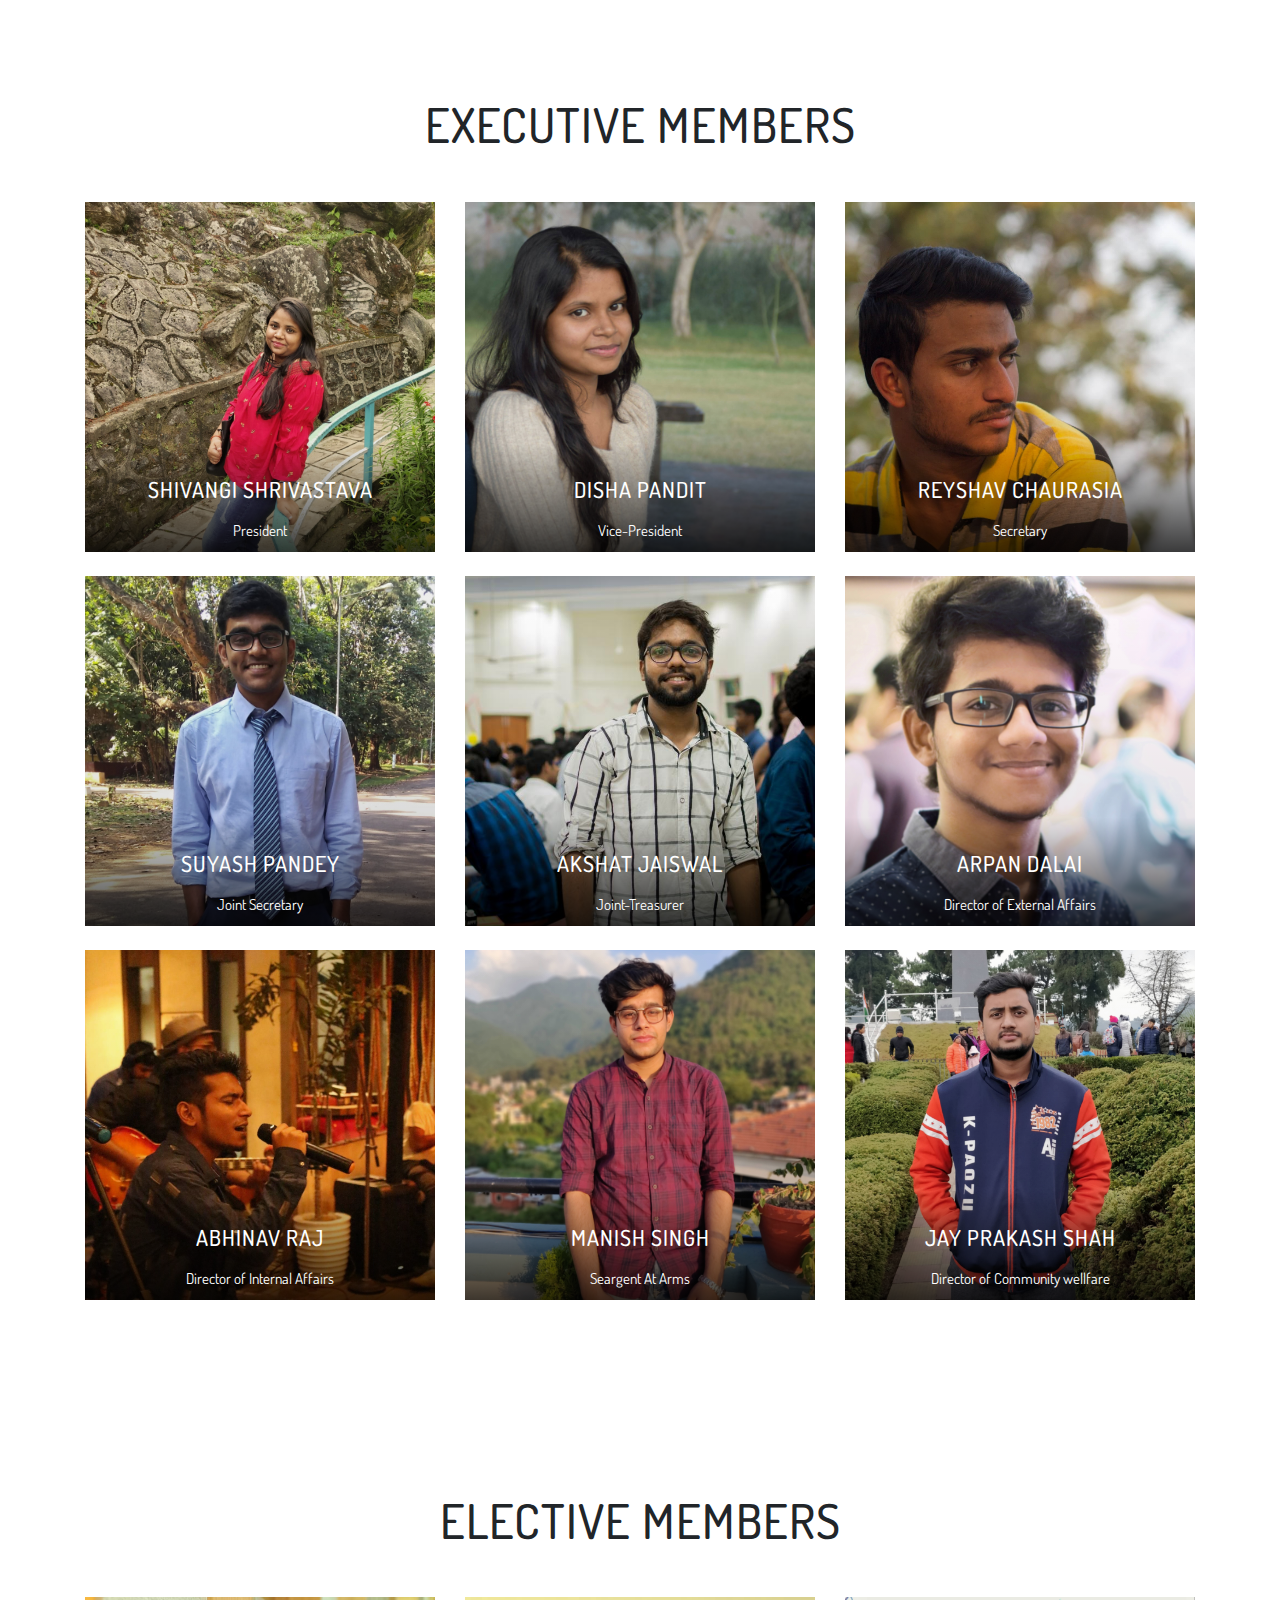
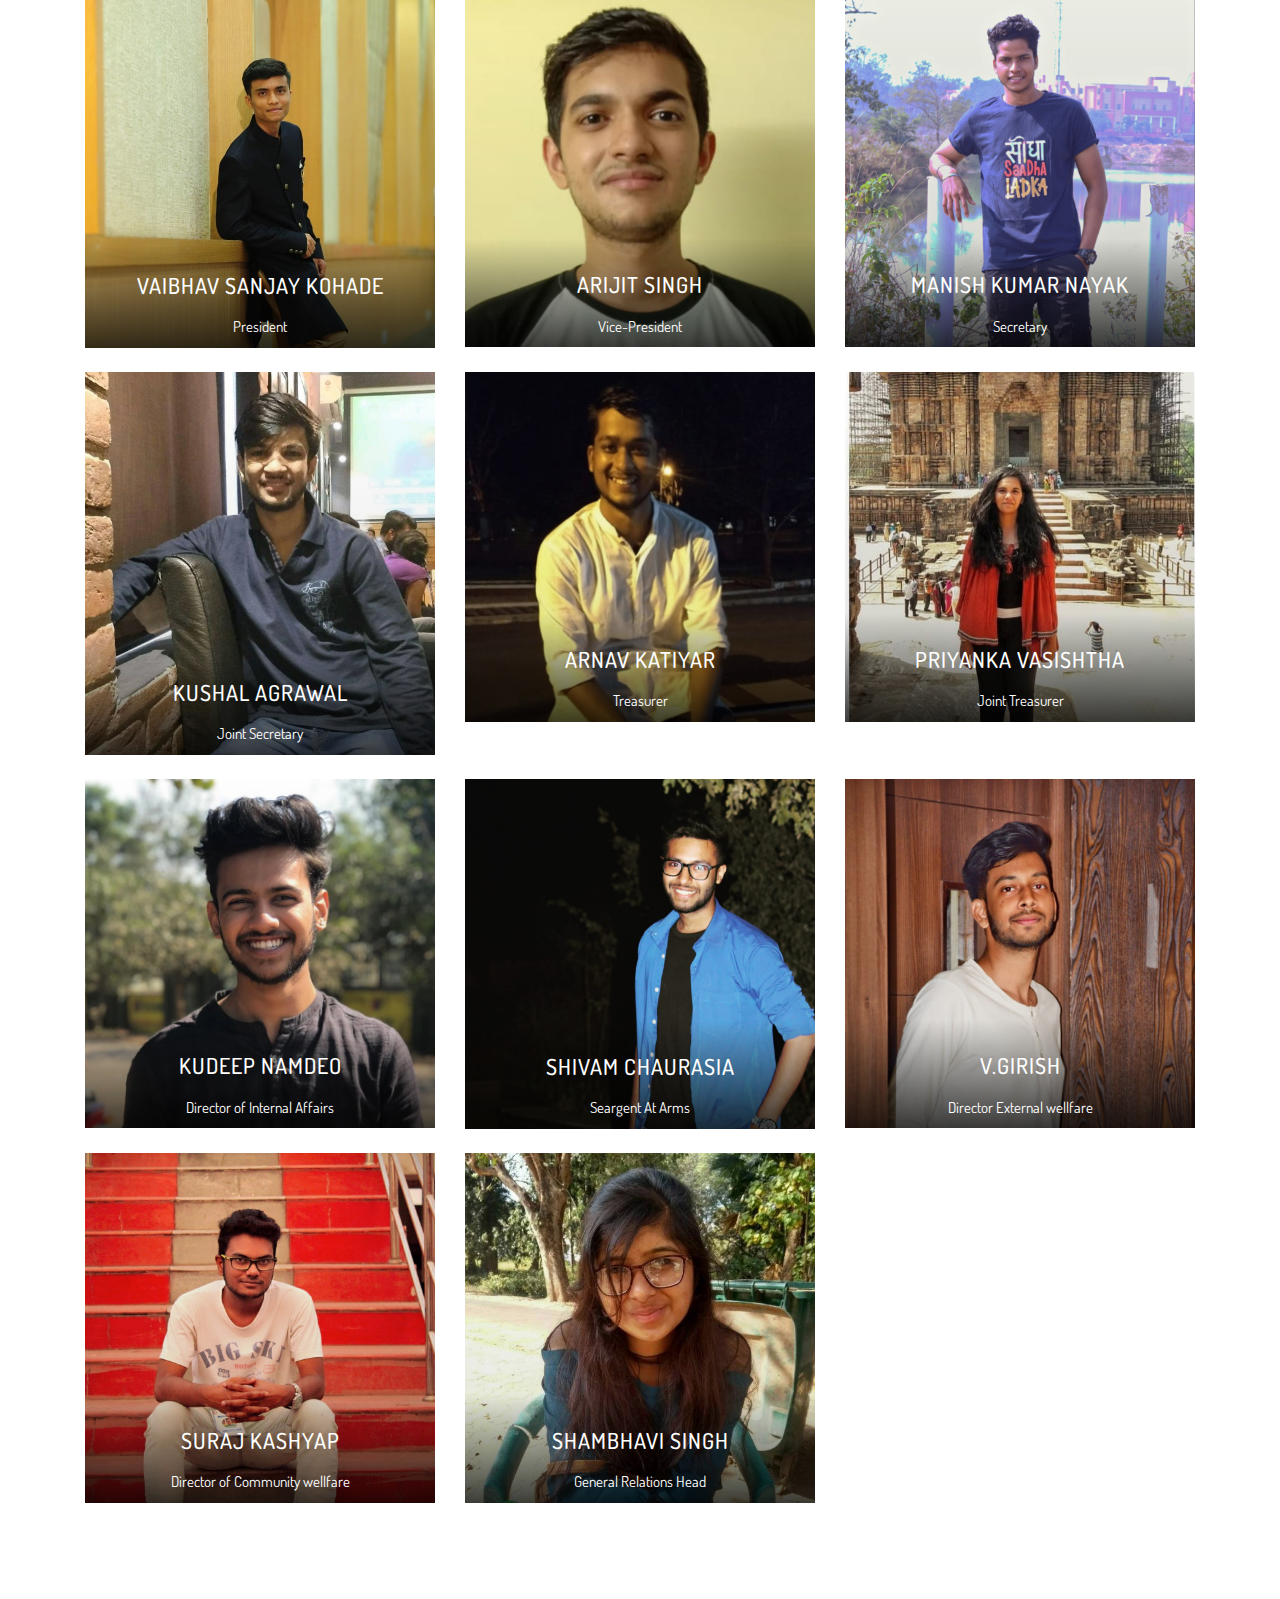
<file: team.html>
<!DOCTYPE html>
<html>
<head>
	<title>Rotaract Team</title>
	<meta name="viewport" content="width=device-width, initial-scale=1">
	<meta charset="UTF-8" />
	<link rel="stylesheet" type="text/css" href="assets/css/bootstrap.css">
	<!-- <link rel="stylesheet" href="css/aos.css"> -->
	<link rel="stylesheet" type="text/css" href="assets/css/style.css">
	<!-- <link href='assets/css/aos-animation.css' rel='stylesheet prefetch' type="text/css" media="all" /> -->
	<!-- <link rel="stylesheet" type="text/css" href="assets/css/banner-style.css">
	<link rel="stylesheet" type="text/css" href="assets/css/lightbox.css"> -->
	<link rel="stylesheet" type="text/css" href="assets/css/fontawesome-all.css">
	<link href="//fonts.googleapis.com/css?family=Dosis:200,300,400,500,600,700" rel="stylesheet">
	<link rel="stylesheet" type="text/css" href="https://stackpath.bootstrapcdn.com/font-awesome/4.7.0/css/font-awesome.min.css">
</head>
<body>

		<section class="team-main text-center py-5 py-3">
		<!------------------ Hover Effect Style : Demo - 16 --------------->
		<div class="container">
			  <div class="inner-sec-w3ls py-lg-5 py-3">
		   <h2 class="title-wthree text-center mb-lg-5 mb-3">EXECUTIVE MEMBERS</h2>
			<div class="row mt-lg-5 mt-3">
				<div class="col-md-4 col-sm-6 team-gd" data-aos="zoom-in">
					<div class="box16">
						 <img src="assets/img/team/Shivangi.jpg" alt=" " class="img-fluid">
						<div class="box-content">
							<h3 class="title-wthree">Shivangi Shrivastava</h3>
							<span class="post">President</span>
							<ul class="social social_media_w3layouts text-center">


								<li><a href="#" class="find_facebook"><i class="fa fa-facebook-f"></i></a></li>
								<li><a href="#" class="find_twitter"><i class="fa fa-twitter"></i></a></li>
								

							</ul>
						</div>
					</div>
				</div>
				<div class="col-md-4 col-sm-6 team-gd" data-aos="zoom-in">
					<div class="box16">
						<img src="assets/img/team/Disha.jpg" alt=" " class="img-fluid">
						<div class="box-content">
							<h3 class="title-wthree">Disha Pandit</h3>
							<span class="post">Vice-President</span>
						   <ul class="social social_media_w3layouts text-center">


								<li><a href="#" class="find_facebook"><i class="fa fa-facebook-f"></i></a></li>
								<li><a href="#" class="find_twitter"><i class="fa fa-twitter"></i></a></li>
								

							</ul>
						</div>
					</div>
				</div>
				<div class="col-md-4 col-sm-6 team-gd" data-aos="zoom-in">
					<div class="box16">
						 <img src="assets/img/team/Reyshav.jpg" alt=" " class="img-fluid">
						<div class="box-content">
							<h3 class="title-wthree">Reyshav Chaurasia</h3>
							<span class="post">Secretary</span>
						   <ul class="social social_media_w3layouts text-center">


								<li><a href="#" class="find_facebook"><i class="fa fa-facebook-f"></i></a></li>
								<li><a href="#" class="find_twitter"><i class="fa fa-twitter"></i></a></li>
								

							</ul>
						</div>
					</div>
				</div>
				 <div class="col-md-4 col-sm-6 mt-lg-4 team-gd" data-aos="zoom-in">
					<div class="box16">
						 <img src="assets/img/team/Suyash.jpg" alt=" " class="img-fluid">
						<div class="box-content">
							<h3 class="title-wthree">Suyash Pandey</h3>
							<span class="post">Joint Secretary</span>
							<ul class="social social_media_w3layouts text-center">


								<li><a href="#" class="find_facebook"><i class="fa fa-facebook-f"></i></a></li>
								<li><a href="#" class="find_twitter"><i class="fa fa-twitter"></i></a></li>
								

							</ul>
						</div>
					</div>
				</div>
				 <div class="col-md-4 col-sm-6 mt-lg-4 team-gd" data-aos="zoom-in">
					<div class="box16">
						 <img src="assets/img/team/Akshat.jpg" alt=" " class="img-fluid">
						<div class="box-content">
							<h3 class="title-wthree">Akshat Jaiswal</h3>
							<span class="post">Joint-Treasurer</span>
							<ul class="social social_media_w3layouts text-center">


								<li><a href="#" class="find_facebook"><i class="fa fa-facebook-f"></i></a></li>
								<li><a href="#" class="find_twitter"><i class="fa fa-twitter"></i></a></li>
								

							</ul>
						</div>
					</div>
				</div>
				 <div class="col-md-4 col-sm-6 mt-lg-4 team-gd" data-aos="zoom-in">
					<div class="box16">
						 <img src="assets/img/team/Arpan.jpg" alt=" " class="img-fluid">
						<div class="box-content">
							<h3 class="title-wthree">Arpan Dalai</h3>
							<span class="post">Director of External Affairs</span>
							<ul class="social social_media_w3layouts text-center">


								<li><a href="#" class="find_facebook"><i class="fa fa-facebook-f"></i></a></li>
								<li><a href="#" class="find_twitter"><i class="fa fa-twitter"></i></a></li>
								

							</ul>
						</div>
					</div>
				</div>
				<div class="col-md-4 col-sm-6 mt-lg-4 team-gd" data-aos="zoom-in">
					<div class="box16">
						 <img src="assets/img/team/Abhinav.jpg" alt=" " class="img-fluid">
						<div class="box-content">
							<h3 class="title-wthree">Abhinav Raj</h3>
							<span class="post">Director of Internal Affairs</span>
							<ul class="social social_media_w3layouts text-center">


								<li><a href="#" class="find_facebook"><i class="fa fa-facebook-f"></i></a></li>
								<li><a href="#" class="find_twitter"><i class="fa fa-twitter"></i></a></li>
								

							</ul>
						</div>
					</div>
				</div>
				<div class="col-md-4 col-sm-6 mt-lg-4 team-gd" data-aos="zoom-in">
					<div class="box16">
						 <img src="assets/img/team/ManishS.jpg" alt=" " class="img-fluid">
						<div class="box-content">
							<h3 class="title-wthree">Manish Singh</h3>
							<span class="post">Seargent At Arms</span>
							<ul class="social social_media_w3layouts text-center">


								<li><a href="#" class="find_facebook"><i class="fa fa-facebook-f"></i></a></li>
								<li><a href="#" class="find_twitter"><i class="fa fa-twitter"></i></a></li>
								

							</ul>
						</div>
					</div>
				</div>
				<div class="col-md-4 col-sm-6 mt-lg-4 team-gd" data-aos="zoom-in">
					<div class="box16">
						 <img src="assets/img/team/Jay.jpg" alt=" " class="img-fluid">
						<div class="box-content">
							<h3 class="title-wthree">Jay Prakash Shah</h3>
							<span class="post">Director of Community wellfare</span>
							<ul class="social social_media_w3layouts text-center">


								<li><a href="#" class="find_facebook"><i class="fa fa-facebook-f"></i></a></li>
								<li><a href="#" class="find_twitter"><i class="fa fa-twitter"></i></a></li>
								

							</ul>
						</div>
					</div>
				</div>
			</div>
		</div>
 </div>
	</section>

	<!-- =========================================================================== -->

	<section class="team-main text-center py-5 py-3">
		<!------------------ Hover Effect Style : Demo - 16 --------------->
		<div class="container">
			  <div class="inner-sec-w3ls py-lg-5 py-3">
		   <h2 class="title-wthree text-center mb-lg-5 mb-3">ELECTIVE MEMBERS</h2>
			<div class="row mt-lg-5 mt-3">
				<div class="col-md-4 col-sm-6 team-gd" data-aos="zoom-in">
					<div class="box16">
						 <img src="assets/img/team/Vaibhav.jpg" alt=" " class="img-fluid">
						<div class="box-content">
							<h3 class="title-wthree">Vaibhav Sanjay Kohade</h3>
							<span class="post">President</span>
							<ul class="social social_media_w3layouts text-center">


								<li><a href="#" class="find_facebook"><i class="fa fa-facebook-f"></i></a></li>
								<li><a href="#" class="find_twitter"><i class="fa fa-twitter"></i></a></li>
								

							</ul>
						</div>
					</div>
				</div>
				<div class="col-md-4 col-sm-6 team-gd" data-aos="zoom-in">
					<div class="box16">
						<img src="assets/img/team/Arijit.jpg" alt=" " class="img-fluid">
						<div class="box-content">
							<h3 class="title-wthree">Arijit Singh</h3>
							<span class="post">Vice-President</span>
						   <ul class="social social_media_w3layouts text-center">


								<li><a href="#" class="find_facebook"><i class="fa fa-facebook-f"></i></a></li>
								<li><a href="#" class="find_twitter"><i class="fa fa-twitter"></i></a></li>
								

							</ul>
						</div>
					</div>
				</div>
				<div class="col-md-4 col-sm-6 team-gd" data-aos="zoom-in">
					<div class="box16">
						 <img src="assets/img/team/Manish.jpg" alt=" " class="img-fluid">
						<div class="box-content">
							<h3 class="title-wthree">Manish Kumar Nayak</h3>
							<span class="post">Secretary</span>
						   <ul class="social social_media_w3layouts text-center">


								<li><a href="#" class="find_facebook"><i class="fa fa-facebook-f"></i></a></li>
								<li><a href="#" class="find_twitter"><i class="fa fa-twitter"></i></a></li>
								

							</ul>
						</div>
					</div>
				</div>
				 <div class="col-md-4 col-sm-6 mt-lg-4 team-gd" data-aos="zoom-in">
					<div class="box16">
						 <img src="assets/img/team/Kushal.jpg" alt=" " class="img-fluid">
						<div class="box-content">
							<h3 class="title-wthree">Kushal Agrawal</h3>
							<span class="post">Joint Secretary</span>
							<ul class="social social_media_w3layouts text-center">


								<li><a href="#" class="find_facebook"><i class="fa fa-facebook-f"></i></a></li>
								<li><a href="#" class="find_twitter"><i class="fa fa-twitter"></i></a></li>
								

							</ul>
						</div>
					</div>
				</div>
				 <div class="col-md-4 col-sm-6 mt-lg-4 team-gd" data-aos="zoom-in">
					<div class="box16">
						 <img src="assets/img/team/Arnav.jpg" alt=" " class="img-fluid">
						<div class="box-content">
							<h3 class="title-wthree">Arnav Katiyar</h3>
							<span class="post">Treasurer</span>
							<ul class="social social_media_w3layouts text-center">


								<li><a href="#" class="find_facebook"><i class="fa fa-facebook-f"></i></a></li>
								<li><a href="#" class="find_twitter"><i class="fa fa-twitter"></i></a></li>
								

							</ul>
						</div>
					</div>
				</div>
				 <div class="col-md-4 col-sm-6 mt-lg-4 team-gd" data-aos="zoom-in">
					<div class="box16">
						 <img src="assets/img/team/Priyanka.jpg" alt=" " class="img-fluid">
						<div class="box-content">
							<h3 class="title-wthree">Priyanka Vasishtha</h3>
							<span class="post">Joint Treasurer</span>
							<ul class="social social_media_w3layouts text-center">


								<li><a href="#" class="find_facebook"><i class="fa fa-facebook-f"></i></a></li>
								<li><a href="#" class="find_twitter"><i class="fa fa-twitter"></i></a></li>
								

							</ul>
						</div>
					</div>
				</div>
				<div class="col-md-4 col-sm-6 mt-lg-4 team-gd" data-aos="zoom-in">
					<div class="box16">
						 <img src="assets/img/team/Kuldeep.jpg" alt=" " class="img-fluid">
						<div class="box-content">
							<h3 class="title-wthree">Kudeep Namdeo</h3>
							<span class="post">Director of Internal Affairs</span>
							<ul class="social social_media_w3layouts text-center">


								<li><a href="#" class="find_facebook"><i class="fa fa-facebook-f"></i></a></li>
								<li><a href="#" class="find_twitter"><i class="fa fa-twitter"></i></a></li>
								

							</ul>
						</div>
					</div>
				</div>
				<div class="col-md-4 col-sm-6 mt-lg-4 team-gd" data-aos="zoom-in">
					<div class="box16">
						 <img src="assets/img/team/Shivam.jpg" alt=" " class="img-fluid">
						<div class="box-content">
							<h3 class="title-wthree">Shivam Chaurasia</h3>
							<span class="post">Seargent At Arms</span>
							<ul class="social social_media_w3layouts text-center">


								<li><a href="#" class="find_facebook"><i class="fa fa-facebook-f"></i></a></li>
								<li><a href="#" class="find_twitter"><i class="fa fa-twitter"></i></a></li>
								

							</ul>
						</div>
					</div>
				</div>
				<div class="col-md-4 col-sm-6 mt-lg-4 team-gd" data-aos="zoom-in">
					<div class="box16">
						 <img src="assets/img/team/Girish.jpg" alt=" " class="img-fluid">
						<div class="box-content">
							<h3 class="title-wthree">V.Girish</h3>
							<span class="post">Director External wellfare</span>
							<ul class="social social_media_w3layouts text-center">


								<li><a href="#" class="find_facebook"><i class="fa fa-facebook-f"></i></a></li>
								<li><a href="#" class="find_twitter"><i class="fa fa-twitter"></i></a></li>
								

							</ul>
						</div>
					</div>
				</div>
				<div class="col-md-4 col-sm-6 mt-lg-4 team-gd" data-aos="zoom-in">
					<div class="box16">
						 <img src="assets/img/team/Suraj.jpg" alt=" " class="img-fluid">
						<div class="box-content">
							<h3 class="title-wthree">Suraj Kashyap</h3>
							<span class="post">Director of Community wellfare</span>
							<ul class="social social_media_w3layouts text-center">


								<li><a href="#" class="find_facebook"><i class="fa fa-facebook-f"></i></a></li>
								<li><a href="#" class="find_twitter"><i class="fa fa-twitter"></i></a></li>
								

							</ul>
						</div>
					</div>
				</div>
				<div class="col-md-4 col-sm-6 mt-lg-4 team-gd" data-aos="zoom-in">
					<div class="box16">
						 <img src="assets/img/team/Shambhavi.jpg" alt=" " class="img-fluid">
						<div class="box-content">
							<h3 class="title-wthree">Shambhavi Singh</h3>
							<span class="post">General Relations Head</span>
							<ul class="social social_media_w3layouts text-center">


								<li><a href="#" class="find_facebook"><i class="fa fa-facebook-f"></i></a></li>
								<li><a href="#" class="find_twitter"><i class="fa fa-twitter"></i></a></li>
								

							</ul>
						</div>
					</div>
				</div>
			</div>
		</div>
 </div>
	</section>

	<script src="assets/js/jquery-2.2.3.min.js"></script>
	<script src="assets/js/bootstrap.js"></script>

</body>
</html>
</file>
<file: assets/css/style.css>
/*--
	Author: W3Layouts
	Author URL: http://w3layouts.com
	License: Creative Commons Attribution 3.0 Unported
	License URL: http://creativecommons.org/licenses/by/3.0/
--*/

html,
body {
    margin: 0;
    font-size: 100%;
    font-family: 'Dosis', sans-serif;
    background: #fff;
}

body a {
    text-decoration: none;
    transition: 0.5s all;
    -webkit-transition: 0.5s all;
    -moz-transition: 0.5s all;
    -o-transition: 0.5s all;
    -ms-transition: 0.5s all;
    font-family: 'Dosis', sans-serif;
}

a:hover {
    text-decoration: none;
}

input[type="button"],
input[type="submit"],
input[type="text"],
input[type="email"],
input[type="search"] {
    transition: 0.5s all;
    -webkit-transition: 0.5s all;
    -moz-transition: 0.5s all;
    -o-transition: 0.5s all;
    -ms-transition: 0.5s all;
    font-family: 'Dosis', sans-serif;
}

h1,
h2,
h3,
h4,
h5,
h6 {
    margin: 0;
    font-family: 'Dosis', sans-serif;
    letter-spacing: 1px;
    font-weight: 500;
}

p {
    font-size: 0.9em;
    color: #8c9398;
    line-height: 2em;
    letter-spacing: 1px;
}

ul {
    margin: 0;
    padding: 0;
}

/*--/header --*/

.container-fluid.gallery-lightbox.my-5 {
    padding-left: 5px;
}

.content-main-w3 {
    position: relative;
    background: #007cc0;
    padding: 3em 0;
}

a.navbar-brand {
    font-size: 2.5em;
    text-shadow: 0 1px 2px rgba(0, 0, 0, 0.37);
    color: #fff;
    text-transform: uppercase;
    margin: 0;
}

a.navbar-brand span {
    display: block;
    font-weight: 600;
    color: #fff;
    font-size: 14px;
    line-height: normal;
    text-transform: uppercase;
    letter-spacing: 4.2px;
    margin-top: -10px;

}

li.nav-item {
    padding: 0 20px;
}

.logo-wthree i {
    color: #fff;
    text-shadow: none;
    font-size: .9em;
}

.bg-light {
    background-color: transparent !important;
}

.navbar-light .navbar-nav .nav-link {
    color: #fff;
    letter-spacing: 2px;
    font-size: 16px;
    text-transform: uppercase;
    font-weight: 500;
}

.navbar-light .navbar-nav .show > .nav-link,
.navbar-light .navbar-nav .active > .nav-link,
.navbar-light .navbar-nav .nav-link.show,
.navbar-light .navbar-nav .nav-link.active {
    color: #fbb034;
}

.navbar-light .navbar-nav .nav-link:hover,
.navbar-light .navbar-nav .nav-link:focus {
    color: #fbb034;
    text-decoration: line-through;
}

/*-- //header --*/
/*--about--*/
h2.title-wthree{
      font-size:3em;
     text-transform: uppercase;
}
h3.tittle{
      font-size:2em;
}
.about-right h3.ttile {
    font-size: 1.4em;
    line-height: 1.3em;
}

h4.sub-tittle {
    margin: 1.2em 0 0 0;
    font-size: 15px;
    color: #007cc0;
    text-transform: uppercase;
    font-weight: 500;
}

ul.author li {
    list-style: none;
    margin: 0 2em 0 0em;
}

ul.author li img {
    border-radius: 50%;
    -weblit-border-radius: 50%;
    -o-border-radius: 50%;
    -ms-border-radius: 50%;
    -moz-border-radius: 50%;
    border: 4px solid #ddd;
}

ul.author li {
    color: #888;
    font-size: 0.8em;
    letter-spacing: 1px;
}

ul.author li span {
    display: block;
    font-weight: 600;
    color: #37393c;
    font-size: 1.3em;
}

.about-right {
    padding-left: 3em;
}
/*-- stats --*/

.stats_info p {
    font-size: 2.5em;
    letter-spacing: 1px;
    line-height: 2;
    color: #ec1c24;
    font-weight: 800;
}
.stats_info h4 {
    color: #4f4f50;
    font-size: 0.85em;
    text-transform: uppercase;
    font-weight: 600;
    margin-bottom: 1em;
}
.stats_info i {
    font-size: 2.3em;
    color: #3f3f40;
    margin: 0;
    margin-top: 1.5em;
}
.stats_bottom_grid_left img {
	margin: 0 auto;
}
.stats_info {
	text-align: center;
	padding: 0;
	border-top: none;
	border-bottom: none;
}

.stats_info:nth-child(3) {
	border-right: 0px;
}

.stats_info:nth-child(2) {
	border-left: 0px;
	border-right: 0px;
}
/*--//stats--*/
/*--team--*/

/*********************** Demo - 16 *******************/

.box16 {
    text-align: center;
    color: #fff;
    position: relative
}

.box16 .box-content,
.box16:after {
    width: 100%;
    position: absolute;
    left: 0
}

.box16:after {
    content: "";
    height: 100%;
    background: linear-gradient(to bottom, rgba(0, 0, 0, 0) 0, rgba(0, 0, 0, .08) 69%, rgba(0, 0, 0, .76) 100%);
    top: 0;
    transition: all .5s ease 0s
}

.box16 .post,
.box16 .title-wthree {
    transform: translateY(145px);
    transition: all .4s cubic-bezier(.13, .62, .81, .91) 0s
}

.box16:hover:after {
    background: linear-gradient(to bottom, rgba(0, 0, 0, .01) 0, rgba(0, 0, 0, .09) 11%, rgba(0, 0, 0, .12) 13%, rgba(0, 0, 0, .19) 20%, rgba(0, 0, 0, .29) 28%, rgba(0, 0, 0, .29) 29%, rgba(0, 0, 0, .42) 38%, rgba(0, 0, 0, .46) 43%, rgba(0, 0, 0, .53) 47%, rgba(0, 0, 0, .75) 69%, rgba(0, 0, 0, .87) 84%, rgba(0, 0, 0, .98) 99%, rgba(0, 0, 0, .94) 100%)
}

.box16 img {
    width: 100%;
    height: auto;
}

.box16 .box-content {
    padding: 20px;
    margin-bottom: 20px;
    bottom: 0;
    z-index: 1
}

.box16 .title-wthree {
    font-size: 22px;
    font-weight: 500;
    text-transform: uppercase;
    margin: 0 0 10px;
}

.box16 .post {
    display: block;
    padding: 8px 0;
    font-size: 15px
}

.box16 .social li a,
.box17 .icon li a {
    border-radius: 50%;
    font-size: 15px;
    color: #fff;
}

.box16:hover .post,
.box16:hover .title-wthree {
    transform: translateY(0)
}

.box16 .social {
    list-style: none;
    padding: 0 0 5px;
    margin: 40px 0 25px;
    opacity: 0;
    position: relative;
    transform: perspective(500px) rotateX(-90deg) rotateY(0) rotateZ(0);
    transition: all .6s cubic-bezier(0, 0, .58, 1) 0s
}

.box16:hover .social {
    opacity: 1;
    transform: perspective(500px) rotateX(0) rotateY(0) rotateZ(0)
}

.box16 .social:before {
    content: "";
    width: 50px;
    height: 2px;
    background: #fff;
    margin: 0 auto;
    position: absolute;
    top: -23px;
    left: 0;
    right: 0
}

.box16 .social li {
    display: inline-block
}

.box16 .social li a {
    display: block;
    width: 36px;
    height: 36px;
    line-height: 40px;
    background: #ffc107;
    margin-right: 10px;
    transition: all .3s ease 0s;
}

.box17 .icon li,
.box17 .icon li a {
    display: inline-block
}

.box16 .social li a:hover {
    background: #007cc0;
}

.box16 .social li:last-child a {
    margin-right: 0
}

@media only screen and (max-width:990px) {
    .box16 {
        margin-bottom: 30px
    }
}

/*--//team--*/
/*-- Pricing --*/
#plans {
    background: #fbb034;
}
.price-main-info .card-header h4 {
    color: #f7f7f7;
    font-size: 1.7em;
    font-weight: 600;
    line-height: 1em;
    padding-top: 2em;
}

.price-main-info .card-header h4 span {
    display: block;
    font-weight: 100;
}

.price-main-info .card-header {
    background: url(../images/price.jpg)no-repeat 0px 0px;
    -webkit-background-size: cover;
    -moz-background-size: cover;
    -o-background-size: cover;
    -ms-background-size: cover;
    background-size: cover;
    min-height: 192px;
}

.price-main-info .card-body {
    background: #fff;
    padding: 4em 1em;
}

.pricing-card-title-wthree span {
    font-size: .5em;
    display: inline-block;
    color: #000;
    font-weight: 300;
}

.price-main-info small.text-muted {
    font-size: 0.5em;
}

ul.list-unstyled li {
    font-size: 15px;
    color: #7d7d7d;
    line-height: 2.5em;
}

.price-main-info h5.card-title-wthree {
    font-size: 3em;
    color: #1c1c1d;
    font-weight: 700;
}

.card-deck .card {
    padding: 0px;
}

.price-inner .log-in a {
    font-size: 0.9em;
}

.price-inner.card h4 {
    color: #a7aaad;
    font-size: 1.1em;
}

.price-main-info.card {
    border-radius: 0;
    border: none;
    background: none;
}
a.hover-2.btn {
    border: 2px solid #ffc107;
    color: #444;
    padding:0.4em 1.2em;
}
a.hover-2.btn:hover {
    background:#ffc107;
}
/*--//Pricing--*/
/*--/contact--*/

.main_grid_contact {
    background: #f7f7f7;
    padding: 9em 5em;
}

.main_grid_contact label {
    color: #676b6d;
    letter-spacing: 1px;
    font-size: 1.2em;
}

.main_grid_contact input[type="text"],
.main_grid_contact input[type="email"],
.main_grid_contact textarea {
    outline: none;
    padding: 15px 15px;
    font-size: 14px;
    color: #777;
    background: #fff;
    width: 100%;
    letter-spacing: 1px;
    border: 1px solid #ebeeef;
    border-radius: 0px;
}

.main_grid_contact textarea {
    min-height: 80px;
    margin: 1em 0em;
    resize: none;
}

.main_grid_contact .input-group1 input[type="submit"] {
    outline: none;
    padding: 20px 0;
    font-size: 19px;
    color: #fff;
    background: #343a40;
    border: none;
    letter-spacing: 2px;
    text-transform: uppercase;
    -webkit-transition: 0.5s all;
    -moz-transition: 0.5s all;
    -o-transition: 0.5s all;
    -ms-transition: 0.5s all;
    transition: 0.5s all;
    font-weight: 600;
    cursor: pointer;
    border-radius: 0px;
}

.main_grid_contact .input-group1 input[type="submit"]:hover {
    background: #007cc0;
}

.map {
    padding: 0;
}

.map iframe {
    border: none;
    width: 100%;
    height: 100%;
}

.address-grid-w3ls i {
    font-size: 1.5em;
    color: #ffc107;
    background: #323435;
    border-radius: 50%;
    width: 65px;
    height: 65px;
    line-height: 2.5em;
}

.address-right h6 {
    font-size: 1.2em;
    color: #3f4142;
    text-shadow: 0 1px 2px rgba(0, 0, 0, 0.07);
}

.address-right p,
.address-right p a {
    color: #7c848c;
}

.main_grid_contact h4 {
    font-size: 2em;
    color: #464646;
    text-shadow: 0 1px 2px rgba(18, 18, 19, 0.13);
    text-transform: uppercase;
}
/*--//contact--*/
/*-- /footer --*/

footer {
    margin: 0 auto;
    width: 90%;
    border-top: 1px ridge rgba(8, 93, 140, 0.48);
}

.inner-page-footer {
    background: #007cc0;
    padding: 2em 0;
    width: 100%;
    border-top: 1px ridge rgba(8, 93, 140, 0.48);
}

.social_media_w3layouts {
    margin: 2em 0 2em 0;
}

.social_media_w3layouts ul li {
    margin: 0 0.5em;
    font-size: 1.2em;
}

.agileinfo_share {
    margin-right: 1em !important;
    color: #fff;
}

ul.social-icons li {
    list-style: none;
    display: inline-block;
}

ul.social-icons li a {
    display: block;
    color: #fff;
    text-decoration: none;
    font-size: 14px;
    width: 38px;
    height: 38px;
    border-radius: 50%;
    line-height: 34px;
    background: transparent;
    border: 2px solid #fff;
    text-align: center;
}

ul.social-icons li a:hover {
      color: #ffc107;
}
p.copy-right-w3ls {
    color: #fff;
    letter-spacing: 2px;
}

p.copy-right-w3ls a {
    color: #ffc107;
    text-decoration: none;
}

p.copy-right-w3ls a:hover {
    color: #fff;
}

/*-- //footer --*/

/*-- to-top --*/

#toTop {
    display: none;
    text-decoration: none;
    position: fixed;
    bottom: 20px;
    right: 2%;
    overflow: hidden;
    z-index: 999;
    width: 40px;
    height: 40px;
    border: none;
    text-indent: 100%;
    background:#104f71 url(../images/move_up.png) no-repeat 11px 11px;
}

#toTopHover {
    width: 40px;
    height: 40px;
    display: block;
    overflow: hidden;
    float: right;
    opacity: 0;
    -moz-opacity: 0;
    filter: alpha(opacity=0);
}

/*-- //to-top --*/
@media(max-width:1280px){
	.main_grid_contact {
        background: #f7f7f7;
        padding: 6em 4em;
    }
    h3.tittle {
        font-size: 1.6em;
    }
}
@media(max-width:991px){
	ul.navbar-nav.mx-auto {
        text-align: center;
        margin-top: 1em;
    }
    .content-main-w3 {
        padding: 2em 0;
    }
    .about-right {
        padding-left: 1em;
        margin-top: 2em;
    }
    .box16 .social li a {
        display: block;
        width: 36px;
        height: 36px;
        line-height: 40px;
        margin-right: 0px;
        transition: all .3s ease 0s;
    }
    .team-gd {
        margin-top: 1em;
    }
    .box16 .post {
        display: block;
        padding: 0px 0;
        font-size: 15px;
    }
    .box16 .title-wthree {
        font-size: 17px;
        margin: 0px 0 5px;
    }
    .box16 .box-content {
        padding: 0px 5px;
        margin-bottom: 49px;
        bottom: 0;
        z-index: 1;
    }
    .price-main-info .card-body {
        padding: 2em 0em;
        margin-top:1em;
    }
    .testimonials-gd {
        float: left;
        width: 50%;
    }
    .main_grid_contact {
        padding: 4em 3em;
    }
}
@media(max-width:900px){
	h2.title-wthree {
      font-size: 2.4em;
    }
}
@media(max-width:800px){
	.box16 .title-wthree {
        font-size: 15px;
        margin: 0px 0 5px;
    }
}
@media(max-width:767px){
	.inner-page-footer {
        padding: 1em 0;
    }
    .address-right.text-left {
        margin-top: 1em;
    }
    .address-info {
        margin-top: 1em;
    }
    .price-main-info:nth-child(2) {
        margin: 1em 0;
    }
    .main_grid_contact {
        padding: 4em 2em;
    }
}
@media(max-width:736px){
	h2.title-wthree {
      font-size: 2.2em;
    }
    .address-right.text-left {
        margin-top: 1em;
        text-align: center!important;
    }
}
@media(max-width:667px){
   .main_grid_contact h4 {
    font-size: 1.6em;
    }
}
@media(max-width:640px){
	h2.title-wthree {
        font-size:2em;
    }
    .inner-page-footer {
        padding: 1em 2em;
    }
   
}
@media(max-width:600px){
	.address-right h6 {
       font-size: 1em;
    }
     .content-main-w3 {
        padding: 1.5em 0;
    }
}
@media(max-width:568px){
	.main_grid_contact label {
        font-size: 1em;
    }
    a.navbar-brand span {
        font-size: 12px;
        letter-spacing: 3px;
        margin-top: -10px;
    }
}
@media(max-width:480px){
	.testimonials-gd {
        float: left;
        width: 100%;
    }
    .main_grid_contact h4 {
    font-size: 1.4em;
    }
}
@media(max-width:440px){
	h2.title-wthree {
        font-size: 1.8em;
    }
}
@media(max-width:414px){
	
}
@media(max-width:384px){
	
}
@media(max-width:375px){
	
}
@media(max-width:320px){
	
}
/*--//responsive--*/
</file>
<file: assets/css/banner-style.css>
/*--gallery-- */
.column {
	margin: 15px 15px 0;
	padding: 0;
}
.column:last-child {
	padding-bottom: 60px;
}
.column::after {
	content: '';
	clear: both;
	display: block;
}
.column div {
	position: relative;
	float: left;
	width: 300px;
	height: 200px;
	margin: 0 0 0 25px;
	padding: 0;
}
.column div:first-child {
	margin-left: 0;
}
.column div span {
	position: absolute;
	bottom: -20px;
	left: 0;
	z-index: -1;
	display: block;
	width: 300px;
	margin: 0;
	padding: 0;
	color: #444;
	font-size: 18px;
	text-decoration: none;
	text-align: center;
	-webkit-transition: .3s ease-in-out;
	transition: .3s ease-in-out;
	opacity: 0;
}
figure {
	width:100%;
	height:auto;
	margin: 0;
	padding: 0;
	background: #fff;
	overflow: hidden;
}
figure:hover+span {
	bottom: -36px;
	opacity: 1;
}
.gallery_effect img {
    width: 100%;
}
/* Gray Scale */
.hover08 figure img {	
	-webkit-filter: grayscale(100%);
	-moz-filter: grayscale(100%);
	-ms-filter: grayscale(100%);
	-o-filter: grayscale(100%);
	filter: grayscale(100%);
	-ms-transition:.3s ease-in-out;
	-moz-transition:.3s ease-in-out;
   -webkit-transition:.3s ease-in-out;
	transition: .3s ease-in-out;
}
.hover08 figure:hover img {
	-webkit-filter: grayscale(0);
	-moz-filter: grayscale(0);
	-o-filter: grayscale(0);
	-ms-filter: grayscale(0);
	filter: grayscale(0);
}
.gallery_effect {
    padding: 10px;
    background: #fff;
    margin: 0px 0px 10px 10px;
}
.lost-wall .gallery_effect {
    margin: 0px 0px 10px 0px;
}
/*--//gallery-- */

@media(max-width:1080px){
	.gallery_effect {
        padding: 4px;
        background: #fff;
        margin: 0px 0px 10px 10px;
    }
}
@media(max-width:1050px){
	
}
@media(max-width:1024px){
	
}
@media(max-width:991px){
	
}
@media(max-width:900px){
	
}
@media(max-width:800px){
	
}
@media(max-width:768px){
	
}
@media(max-width:767px){
	
}
@media(max-width:736px){
	
}
@media(max-width:667px){
	
}
@media(max-width:640px){
	
}
@media(max-width:600px){
	
}
@media(max-width:568px){
	
}
@media(max-width:480px){
	
}
@media(max-width:440px){
	
}
@media(max-width:414px){
	
}
@media(max-width:384px){
	
}
@media(max-width:375px){
	
}
@media(max-width:320px){
	
}
/*--//responsive--*/
</file>
